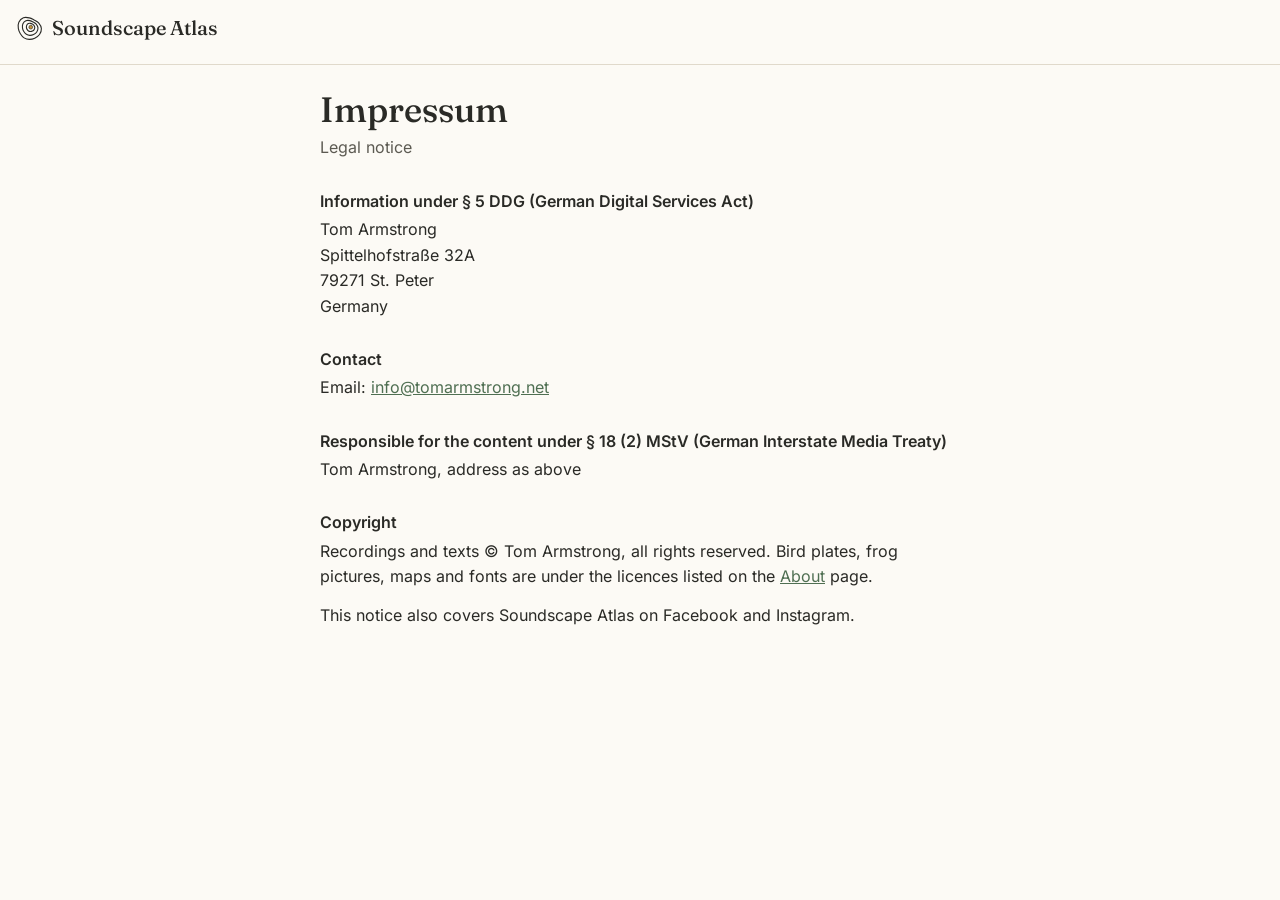
<file: website/impressum.html>
<!doctype html>
<html lang="en">
  <head>
    <meta charset="utf-8" />
    <meta name="viewport" content="width=device-width, initial-scale=1" />
    <title>Impressum · Soundscape Atlas</title>
    <meta name="robots" content="noindex" />
    <meta name="theme-color" content="#fcfaf5" media="(prefers-color-scheme: light)" />
    <meta name="theme-color" content="#17181a" media="(prefers-color-scheme: dark)" />
    <script>try { var t = localStorage.getItem("theme"); if (t === "light" || t === "dark") document.documentElement.dataset.theme = t; } catch (e) {}</script>
    <link rel="stylesheet" href="fonts/fonts.css" />
    <link rel="icon" href="assets/favicon-32.png" sizes="32x32" type="image/png" />
    <link rel="icon" href="assets/favicon.svg" type="image/svg+xml" />
    <!--
      The legal notice (Impressum) required by § 5 DDG, for the website and for
      Soundscape Atlas on Facebook and Instagram, which link here. A plain page, so
      it opens without the app's JavaScript. Linked from the About page.
    -->
    <style>
      :root {
        --paper: #fcfaf5; --rule: #e0d9cb; --ink: #2a2a26; --ink-2: #5c5a52; --ink-3: #6b685d; --green: #4f6f52;
      }
      @media (prefers-color-scheme: dark) {
        :root:not([data-theme="light"]) {
          --paper: #17181a; --rule: #3b3c42; --ink: #ece6d8; --ink-2: #c4bdad; --ink-3: #9c9686; --green: #8fb894;
        }
      }
      :root[data-theme="dark"] {
        --paper: #17181a; --rule: #3b3c42; --ink: #ece6d8; --ink-2: #c4bdad; --ink-3: #9c9686; --green: #8fb894;
      }
      html { background: var(--paper); }
      body { margin: 0; background: var(--paper); color: var(--ink); font: 400 1rem/1.6 Inter, system-ui, sans-serif; }
      header { border-bottom: 1px solid var(--rule); padding: 0.9rem 1rem; }
      header a { display: inline-flex; align-items: center; gap: 0.55rem; color: var(--ink); text-decoration: none;
                 font: 500 1.25rem/1 Fraunces, Georgia, serif; }
      header img { width: 1.7rem; height: 1.7rem; }
      main { max-width: 64ch; margin: 0 auto; padding: 1.6rem 1rem 3rem; }
      h1 { font: 500 2.2rem/1.15 Fraunces, Georgia, serif; margin: 0 0 0.3rem; }
      h2 { font: 600 1rem/1.4 Inter, system-ui, sans-serif; margin: 1.8rem 0 0.3rem; }
      p { margin: 0 0 0.8rem; }
      .muted { color: var(--ink-2); }
      a { color: var(--green); }
      hr { border: 0; border-top: 1px solid var(--rule); margin: 2.4rem 0 0; }
    </style>
  </head>
  <body>
    <header>
      <a href="/"><img src="assets/mark.svg" alt="" />Soundscape Atlas</a>
    </header>
    <main>
      <h1>Impressum</h1>
      <p class="muted">Legal notice</p>

      <h2>Information under § 5 DDG (German Digital Services Act)</h2>
      <p>
        Tom Armstrong<br />
        Spittelhofstraße 32A<br />
        79271 St. Peter<br />
        Germany
      </p>

      <h2>Contact</h2>
      <p>
        Email: <a href="mailto:info@tomarmstrong.net">info@tomarmstrong.net</a>
      </p>

      <!-- Only if you have one:
      <h2>VAT ID</h2>
      <p>VAT identification number under § 27a UStG: DE…</p>
      -->

      <h2>Responsible for the content under § 18 (2) MStV (German Interstate Media Treaty)</h2>
      <p>Tom Armstrong, address as above</p>

      <h2>Copyright</h2>
      <p>
        Recordings and texts © Tom Armstrong, all rights reserved. Bird plates, frog pictures, maps and fonts are
        under the licences listed on the <a href="/#/about">About</a> page.
      </p>

      <p>This notice also covers Soundscape Atlas on Facebook and Instagram.</p>
    </main>
  </body>
</html>
</file>
<file: website/fonts/fonts.css>
/* Inter and Fraunces, served from the site itself instead of Google Fonts.
   Latin and Latin Extended only; both fonts are under the SIL Open Font License
   (OFL-Inter.txt, OFL-Fraunces.txt). Files fetched from Google Fonts on 23 Nov 2026. */

@font-face {
  font-family: "Fraunces";
  font-style: italic;
  font-weight: 400;
  font-display: swap;
  src: url("fraunces-italic-latin-ext.woff2") format("woff2");
  unicode-range: U+0100-02BA, U+02BD-02C5, U+02C7-02CC, U+02CE-02D7, U+02DD-02FF, U+0304, U+0308, U+0329, U+1D00-1DBF, U+1E00-1E9F, U+1EF2-1EFF, U+2020, U+20A0-20AB, U+20AD-20C4, U+2113, U+2C60-2C7F, U+A720-A7FF;
}

@font-face {
  font-family: "Fraunces";
  font-style: italic;
  font-weight: 400;
  font-display: swap;
  src: url("fraunces-italic-latin.woff2") format("woff2");
  unicode-range: U+0000-00FF, U+0131, U+0152-0153, U+02BB-02BC, U+02C6, U+02DA, U+02DC, U+0304, U+0308, U+0329, U+2000-206F, U+20AC, U+2122, U+2191, U+2193, U+2212, U+2215, U+FEFF, U+FFFD;
}

@font-face {
  font-family: "Fraunces";
  font-style: normal;
  font-weight: 400 600;
  font-display: swap;
  src: url("fraunces-normal-latin-ext.woff2") format("woff2");
  unicode-range: U+0100-02BA, U+02BD-02C5, U+02C7-02CC, U+02CE-02D7, U+02DD-02FF, U+0304, U+0308, U+0329, U+1D00-1DBF, U+1E00-1E9F, U+1EF2-1EFF, U+2020, U+20A0-20AB, U+20AD-20C4, U+2113, U+2C60-2C7F, U+A720-A7FF;
}

@font-face {
  font-family: "Fraunces";
  font-style: normal;
  font-weight: 400 600;
  font-display: swap;
  src: url("fraunces-normal-latin.woff2") format("woff2");
  unicode-range: U+0000-00FF, U+0131, U+0152-0153, U+02BB-02BC, U+02C6, U+02DA, U+02DC, U+0304, U+0308, U+0329, U+2000-206F, U+20AC, U+2122, U+2191, U+2193, U+2212, U+2215, U+FEFF, U+FFFD;
}

@font-face {
  font-family: "Inter";
  font-style: italic;
  font-weight: 400;
  font-display: swap;
  src: url("inter-italic-latin-ext.woff2") format("woff2");
  unicode-range: U+0100-02BA, U+02BD-02C5, U+02C7-02CC, U+02CE-02D7, U+02DD-02FF, U+0304, U+0308, U+0329, U+1D00-1DBF, U+1E00-1E9F, U+1EF2-1EFF, U+2020, U+20A0-20AB, U+20AD-20C4, U+2113, U+2C60-2C7F, U+A720-A7FF;
}

@font-face {
  font-family: "Inter";
  font-style: italic;
  font-weight: 400;
  font-display: swap;
  src: url("inter-italic-latin.woff2") format("woff2");
  unicode-range: U+0000-00FF, U+0131, U+0152-0153, U+02BB-02BC, U+02C6, U+02DA, U+02DC, U+0304, U+0308, U+0329, U+2000-206F, U+20AC, U+2122, U+2191, U+2193, U+2212, U+2215, U+FEFF, U+FFFD;
}

@font-face {
  font-family: "Inter";
  font-style: normal;
  font-weight: 400 600;
  font-display: swap;
  src: url("inter-normal-latin-ext.woff2") format("woff2");
  unicode-range: U+0100-02BA, U+02BD-02C5, U+02C7-02CC, U+02CE-02D7, U+02DD-02FF, U+0304, U+0308, U+0329, U+1D00-1DBF, U+1E00-1E9F, U+1EF2-1EFF, U+2020, U+20A0-20AB, U+20AD-20C4, U+2113, U+2C60-2C7F, U+A720-A7FF;
}

@font-face {
  font-family: "Inter";
  font-style: normal;
  font-weight: 400 600;
  font-display: swap;
  src: url("inter-normal-latin.woff2") format("woff2");
  unicode-range: U+0000-00FF, U+0131, U+0152-0153, U+02BB-02BC, U+02C6, U+02DA, U+02DC, U+0304, U+0308, U+0329, U+2000-206F, U+20AC, U+2122, U+2191, U+2193, U+2212, U+2215, U+FEFF, U+FFFD;
}
</file>
